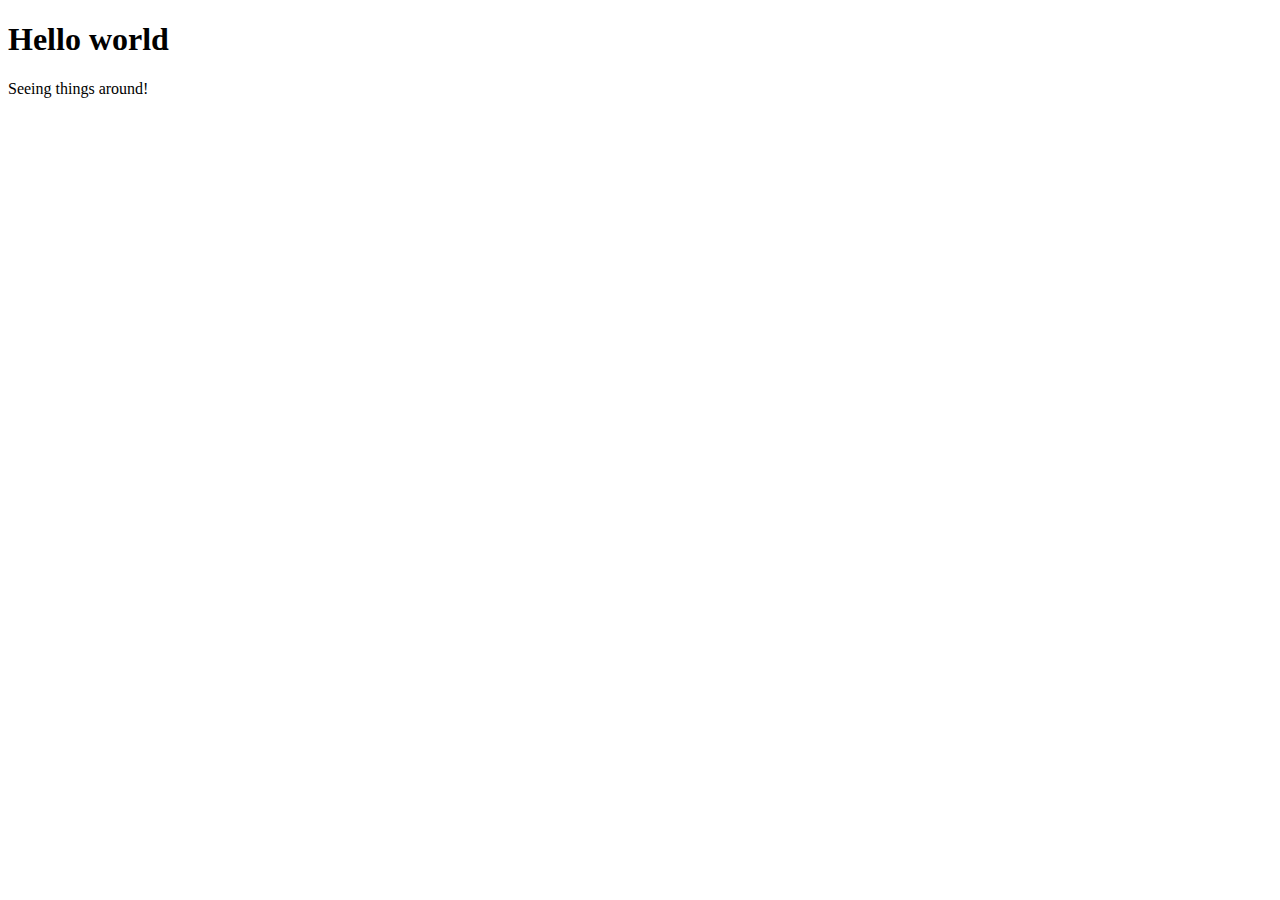
<file: index.html>
<!DOCTYPE html>
<html lang="en">
<head>
    <meta charset="UTF-8">
    <meta name="viewport" content="width=device-width, initial-scale=1.0">
    <title>Demo</title>
</head>
<body>
    <div>
        <h1>Hello world</h1>
        <p>Seeing things around!</p>
    </div>
</body>
</html>
</file>
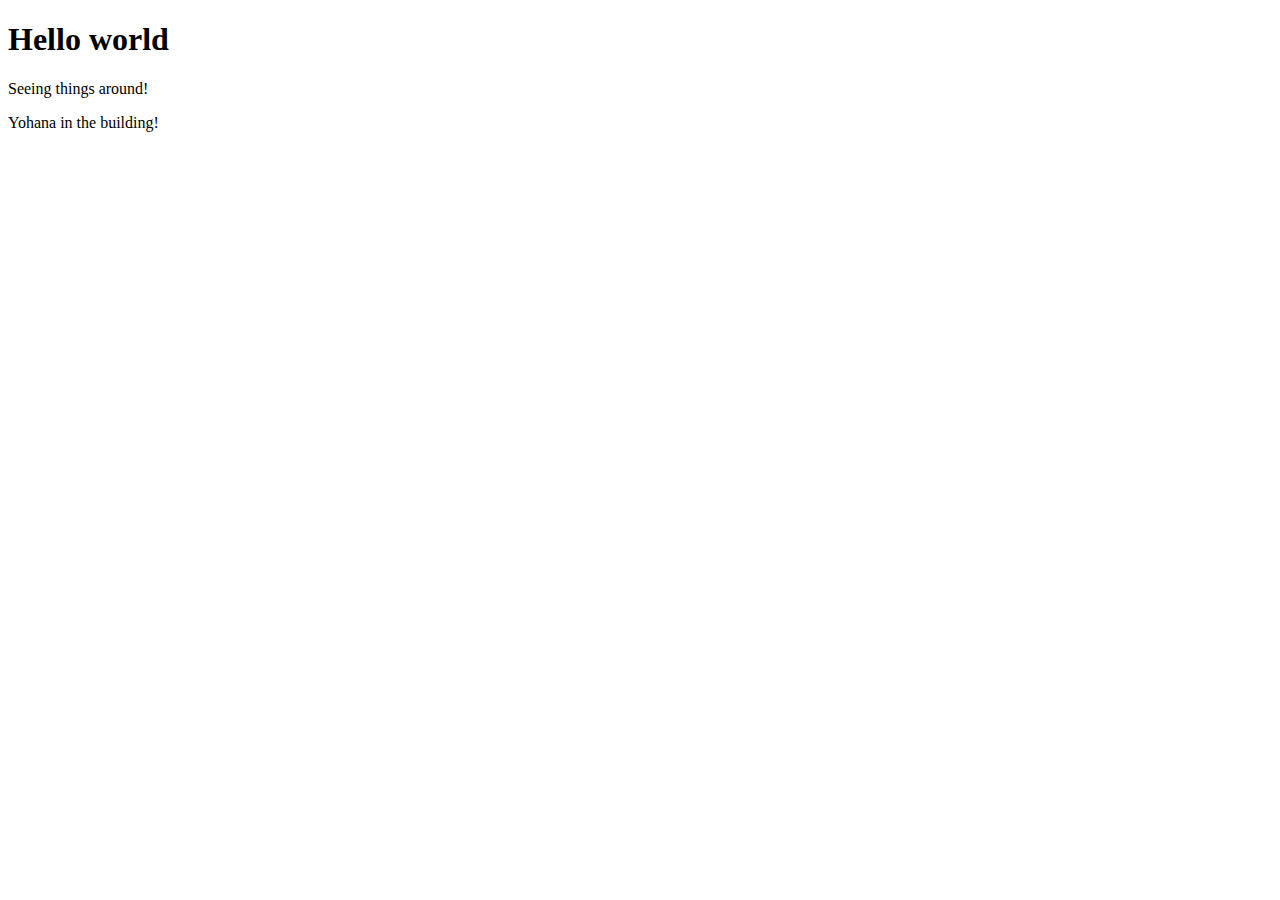
<file: temp/index.html>
<!DOCTYPE html>
<html lang="en">
<head>
    <meta charset="UTF-8">
    <meta name="viewport" content="width=device-width, initial-scale=1.0">
    <title>Demo</title>
</head>
<body>
    <div>
        <h1>Hello world</h1>
        <p>Seeing things around!</p>
        <p>Yohana in the building!</p>
    </div>
</body>
</html>
</file>
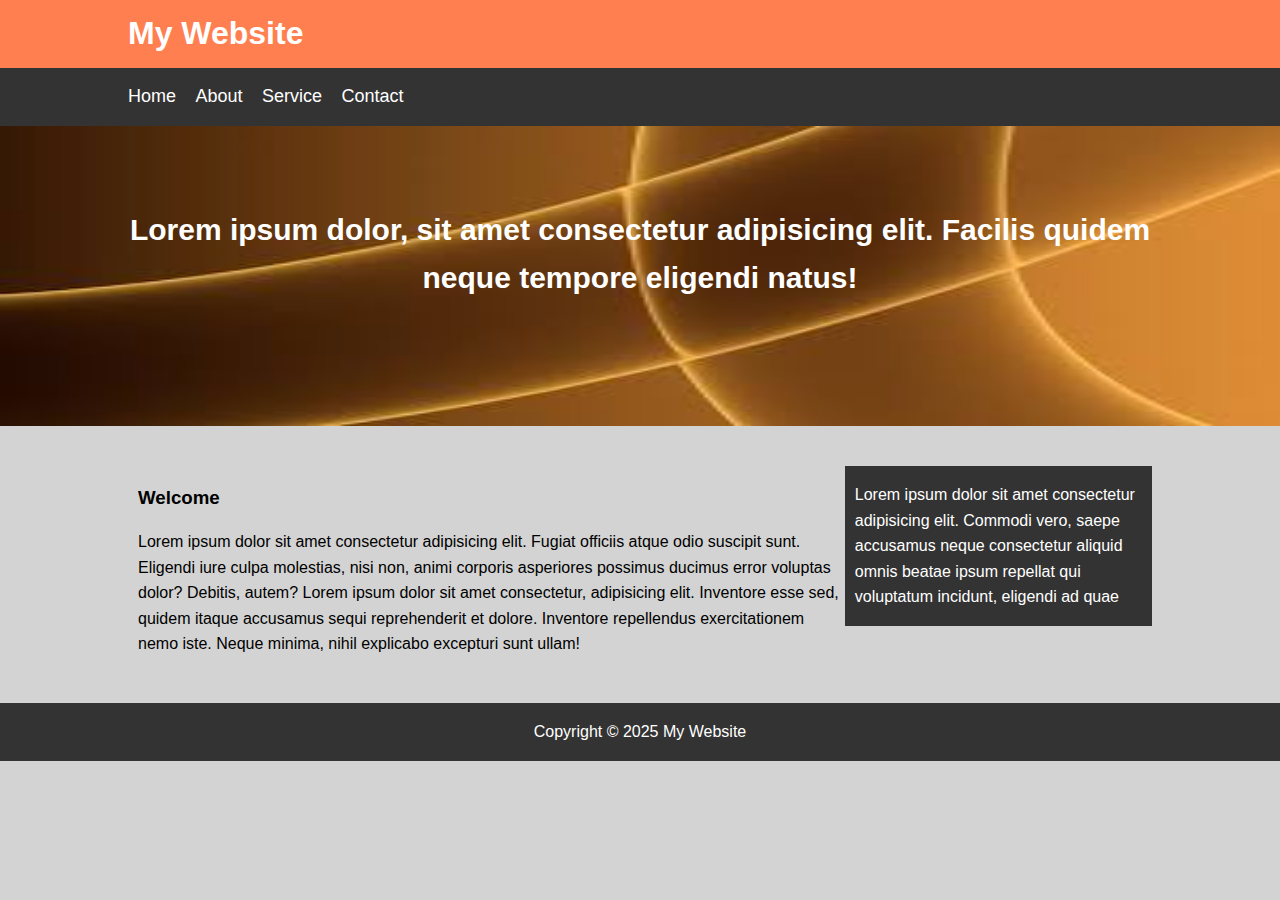
<file: html-zoo/Trainer Clone/index.html>
<!DOCTYPE html>
<html lang="en">
<head>
    <meta charset="UTF-8">
    <meta name="viewport" content="width=device-width, initial-scale=1.0">
    <link rel="stylesheet" href="../../css-lab/Trainer Clone/style.css">
    <title>Cloning :)</title>
</head>
<body>
    <header id="main-header">
        <div class="container"> 
            <h1>My Website</h1>
        </div>
    </header>
    <nav id="main-nav">
        <div class="container">
            <ul id="my-list">
                <li><a href="#">Home</a></li>
                <li><a href="#">About</a></li>
                <li><a href="#">Service</a></li>
                <li><a href="#">Contact</a></li>
            </ul>
        </div>
    </nav>
    <section id="showcase">
        <div class="container">
            <h1>Lorem ipsum dolor, sit amet consectetur adipisicing elit. Facilis quidem neque tempore eligendi natus!</h1>
        </div>
    </section>
    <div class="container">
        <section id="main">
            <h3>Welcome</h3>
            <p>Lorem ipsum dolor sit amet consectetur adipisicing elit. 
            Fugiat officiis atque odio suscipit sunt. Eligendi iure culpa molestias, nisi non, 
            animi corporis asperiores possimus ducimus error voluptas dolor? Debitis, autem? Lorem ipsum dolor sit amet consectetur, 
            adipisicing elit. Inventore esse sed, quidem itaque accusamus sequi reprehenderit et dolore. 
            Inventore repellendus exercitationem nemo iste. Neque minima, nihil explicabo excepturi sunt ullam!</p>
        </section>
        <aside id="sidebar">
            <p>
                Lorem ipsum dolor sit amet consectetur adipisicing elit. Commodi vero, saepe accusamus neque consectetur 
                aliquid omnis beatae ipsum repellat qui voluptatum incidunt, eligendi ad quae
            </p>
        </aside>
    </div>
    <footer id="main-footer">
        <div class="container">
            <p>Copyright &copy; 2025 My Website</p>
        </div>
    </footer>
</body>
</html>
</file>
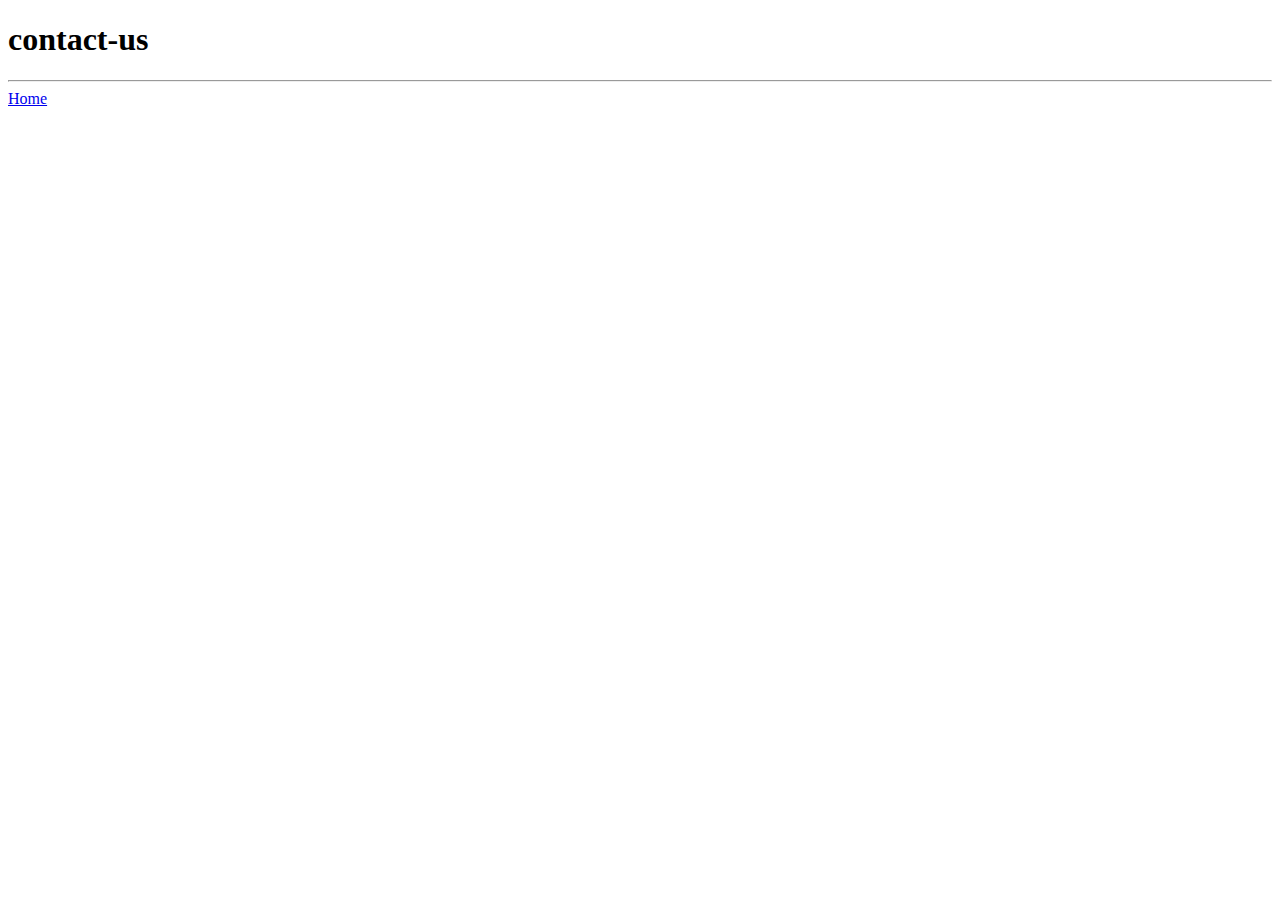
<file: html-zoo/Conuact-us.html>
<!DOCTYPE html>
<html lang="en">
<head>
    <meta charset="UTF-8">
    <meta name="viewport" content="width=device-width, initial-scale=1.0">
    <meta name="description" content="contact-us page for our website">
    <title>contact-us</title>
</head>
<body>
    <header>
        <h1><b>contact-us</b></h1>
        <hr>
    </header>
    <main>
        <a href="./index1.html">Home</a>
    </main>
</body>
</html>
</file>
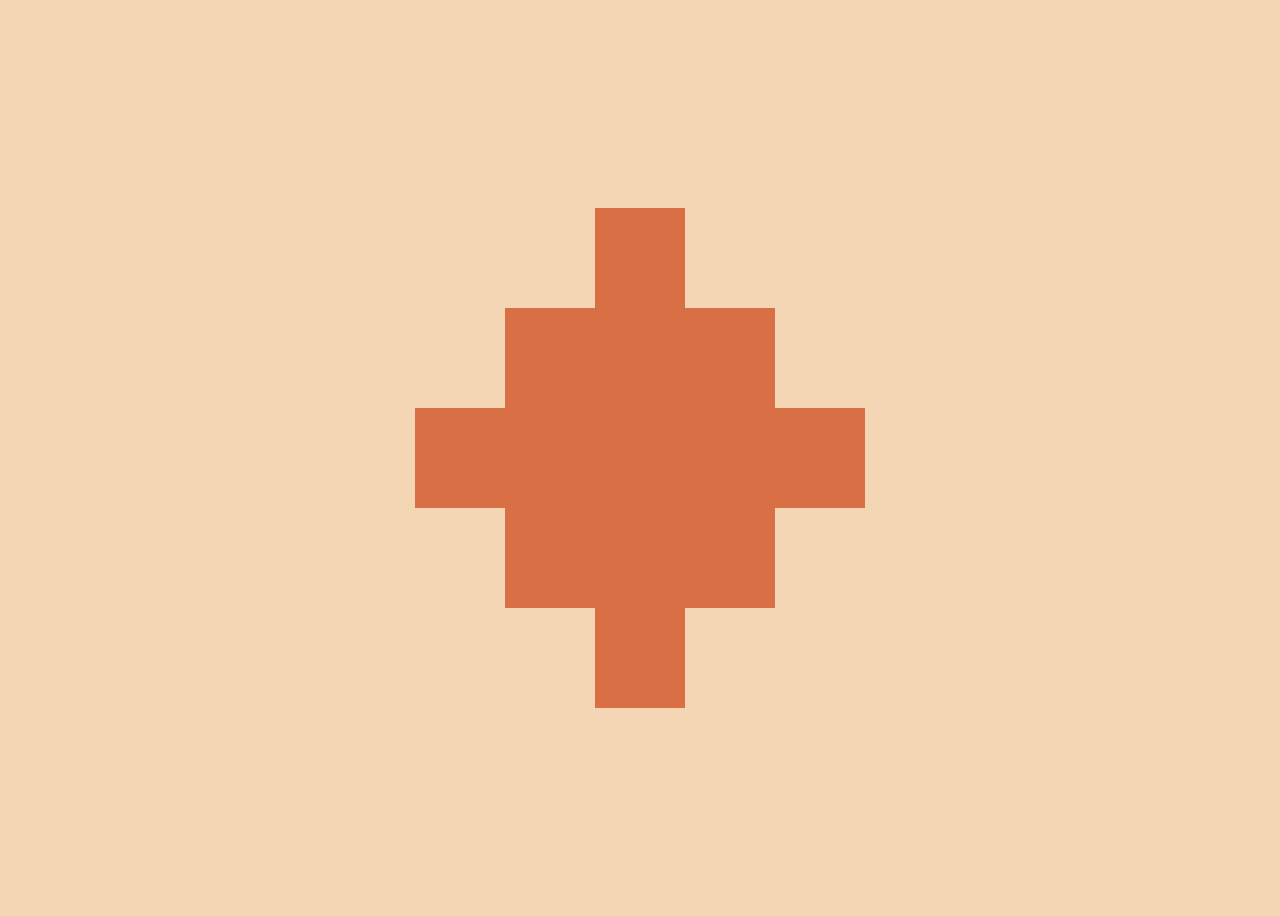
<file: html-zoo/cssbattle-159.html>
<!DOCTYPE html>
<html lang="en">
<head>
    <meta charset="UTF-8">
    <meta name="viewport" content="width=device-width, initial-scale=1.0">
    <link rel="stylesheet" href="../css-lab/css-battle-159.css">
    <title>Css-Battle-159</title>
</head>
<body>
    <div class="row">
        <div class="box"></div>
    </div>
    <div class="row">
        <div class="box"></div>
        <div class="box"></div>
        <div class="box"></div>
    </div>
    <div class="row">
        <div class="box"></div>
        <div class="box"></div>
        <div class="box"></div>
        <div class="box"></div>
        <div class="box"></div>
    </div>
    <div class="row">
        <div class="box"></div>
        <div class="box"></div>
        <div class="box"></div>
    </div>
    <div class="row">
        <div class="box"></div>
    </div>
</body>
</html>
</file>
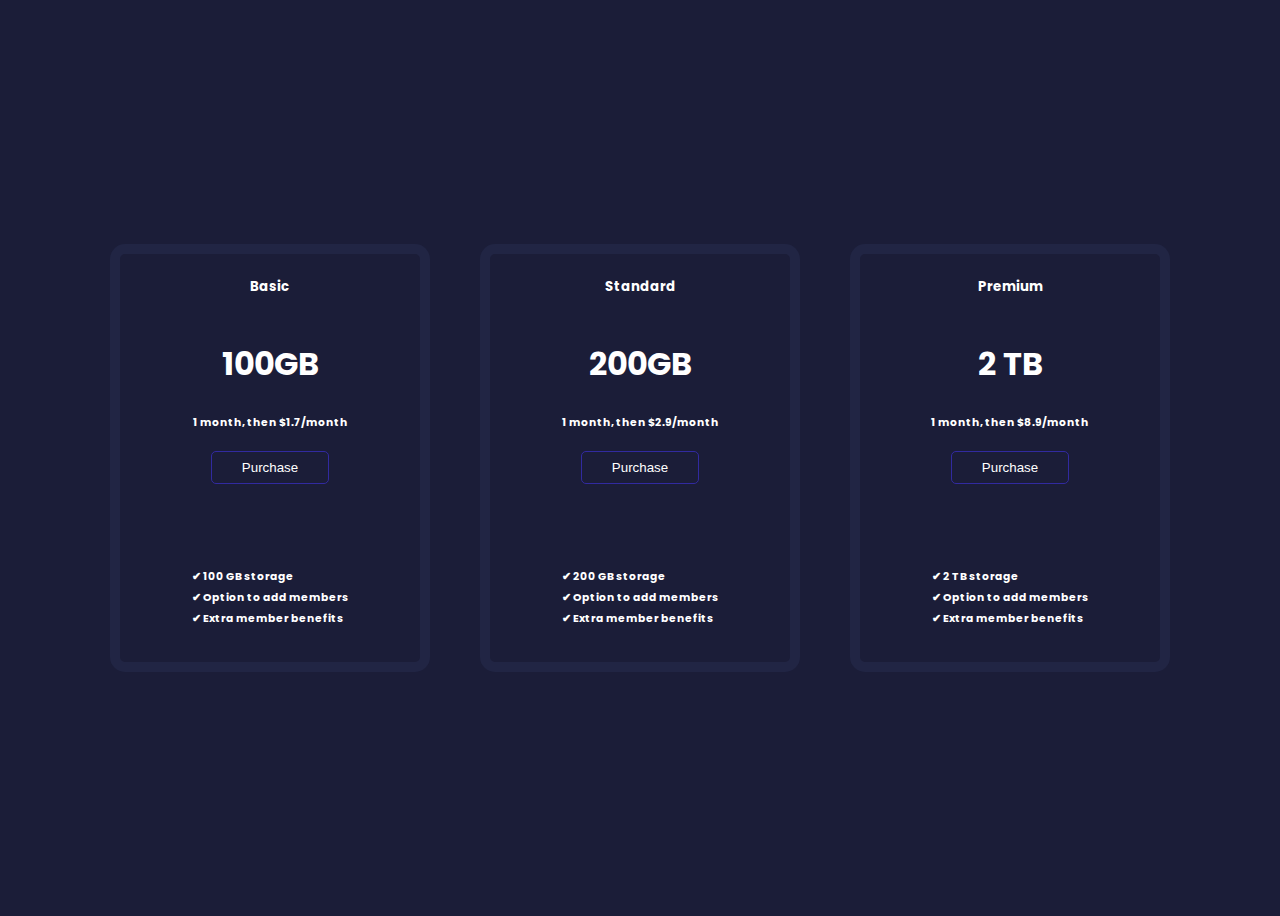
<file: html-zoo/flexbox.html>
<!DOCTYPE html>
<html lang="en">
<head>
    <meta charset="UTF-8">
    <meta name="viewport" content="width=device-width, initial-scale=1.0">
    <link href="https://fonts.googleapis.com/css2?family=Poppins:wght@400;500;700&display=swap" rel="stylesheet">
    <link rel="stylesheet" href="../css-lab/flexbox.css">
    <title>Pricing Card</title>
</head>
<body>
    <div class="main-content">
        <div class="card basic">
            <h5>Basic</h5>
            <h1>100GB</h1>
            <div class="purchase">
                <h6>1 month, then $1.7/month</h6>
                <button type="button">Purchase</button>
            </div>
            <div class="perks">
                <h6>✔ 100 GB storage</h6>
                <h6>✔ Option to add members</h6>
                <h6>✔ Extra member benefits</h6>
            </div>
        </div>
        <div class="card standard">
            <h5>Standard</h5>
            <h1>200GB</h1>
            <div class="purchase">
                <h6>1 month, then $2.9/month</h6>
                <button type="button">Purchase</button>
            </div>
            <div class="perks">
                <h6>✔ 200 GB storage</h6>
                <h6>✔ Option to add members</h6>
                <h6>✔ Extra member benefits</h6>
            </div>
        </div>
        <div class="card premium">
            <h5>Premium</h5>
            <h1>2 TB</h1>
            <div class="purchase">
                <h6>1 month, then $8.9/month</h6>
                <button type="button">Purchase</button>
            </div>
            <div class="perks">
                <h6>✔ 2 TB storage</h6>
                <h6>✔ Option to add members</h6>
                <h6>✔ Extra member benefits</h6>
            </div>
        </div>
    </div>
</body>
</html>
</file>
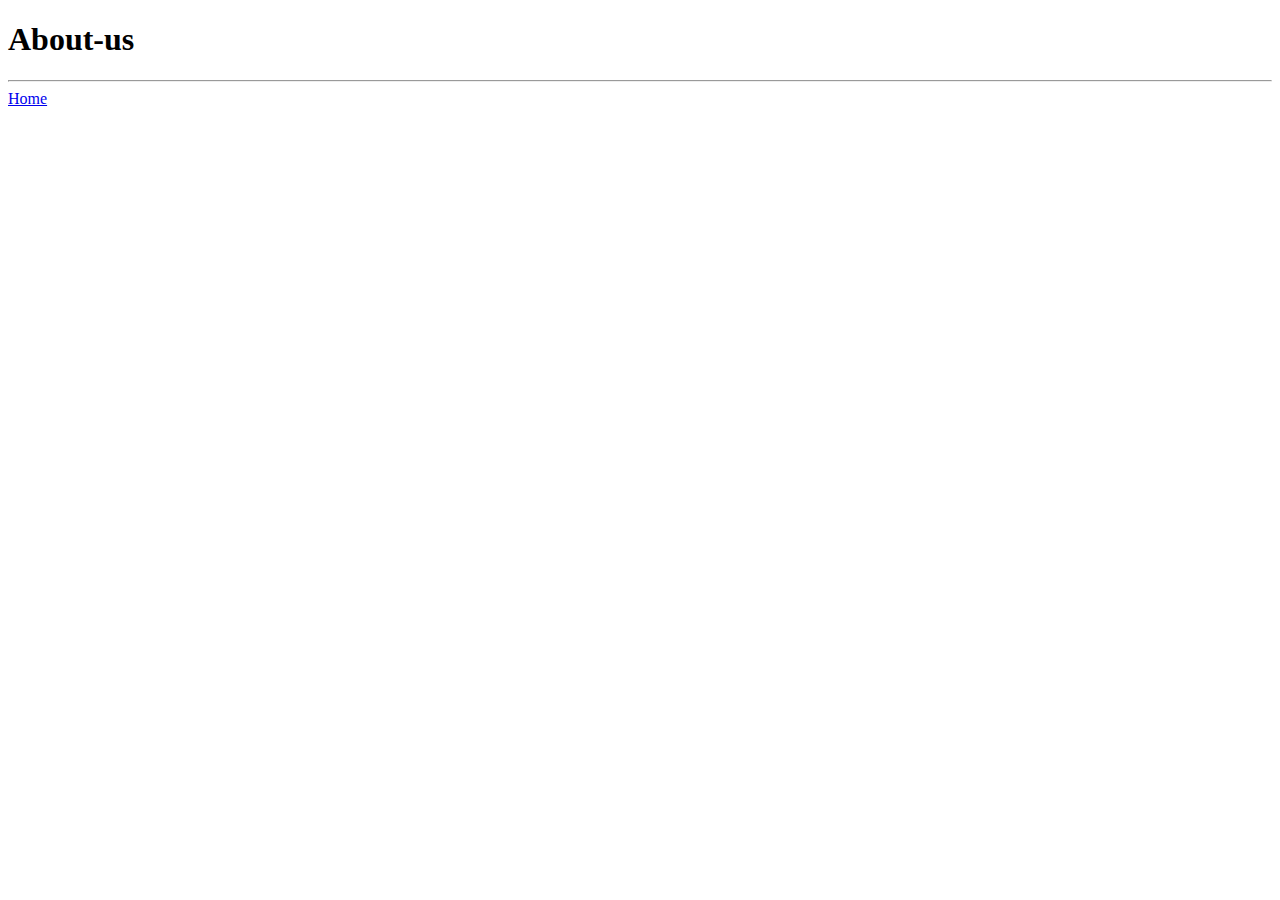
<file: html-zoo/Dir_1/About-us.html>
<!DOCTYPE html>
<html lang="en">
<head>
    <meta charset="UTF-8">
    <meta name="viewport" content="width=device-width, initial-scale=1.0">
    <title>About-us</title>
</head>
<body>
    <header>
        <h1><b>About-us</b></h1>
        <hr>
    </header>
    <main>
        <a href="../index1.html">Home</a>
    </main>
</body>
</html>
</file>
<file: css-lab/Trainer Clone/style.css>
body{
    background-color: lightgray;
    margin: 0;
    font-family: Arial, Helvetica, sans-serif;
    font-size: 16;
    line-height: 1.6em;
}

.container{
    width: 80%;
    margin: auto;
    overflow: hidden;
}

#main-header{
    background-color: coral;
    color: white;
}

#main-nav ul{
    padding: 0;
}

#my-list li{
    list-style: none;
    display: inline;
}

#my-list a{
    text-decoration: none;
    color: white;
    font-size: 18px;
    padding-right: 15px;
}

#main-nav{
    background-color: #333;
}

#showcase{
    background-image: url('../Assets/Showcasebg.jpeg');
    background-size: 100% 100%;
    text-align: center;
    min-height: 300px;
    background-repeat: no-repeat;
    margin-bottom: 40px;
}

#showcase h1{
    color: white;
    line-height: 1.6em;
    font-size: 30px;
    padding-top: 60px;
}

#main{
    float: left;
    width: 70%;
    box-sizing: border-box;
    padding-left: 10px;
}

#sidebar{
    float: right;
    width: 30%;
    background-color: #333;
    color: white;
    padding-left: 10px;
    box-sizing: border-box;
}

@media(max-width:700px){
    #main{
        float: none;
        width: 100%;
    }

    #sidebar{
        float: none;
        width: 100%;
    }
}

#main-footer{
    background-color: #333;
    color: white;
    text-align: center;
    margin-top: 30px;
}
</file>
<file: css-lab/css-battle-159.css>
body{
    background-color: #F5D6B4;
    display: flex;
    flex-direction: column;
    align-items: center;
    justify-content: center;
    height: 900px;
}

.box{
    background-color: #D86F45;
    width: 90px;
    height: 100px;
}

.row{
    display: flex;
}
</file>
<file: css-lab/flexbox.css>
body{
    background-color: rgb(27, 29, 56);
    color: white;
    font-family: 'Poppins', sans-serif;
}

button{
    padding: 8px 30px;
    border: 1px solid rgb(49, 42, 160);
    background-color: inherit;
    color: white;
    border-radius: 5px;
    margin-top: 15px;
}

button:hover{
    background-color: rgb(121, 0, 246);
}

.main-content{
    display: flex;
    min-height: 900px;
    justify-content: center;
    align-items: center;
    gap: 50px;
}

.card{
    border: 10px solid rgb(33, 37, 68);
    border-radius: 15px;
    display: flex;
    flex-direction: column;
    justify-content: center;
    align-items: center;
    width: 300px;
}

.card:hover{
    border-color: rgb(121, 0, 246);
}

.card h6{
    margin: 5px;
}

.purchase{
    display: flex;
    flex-direction: column;
    justify-content: center;
    align-items: center;
    margin-bottom: 80px;
}

.perks{
    padding-bottom: 30px;
}
</file>
